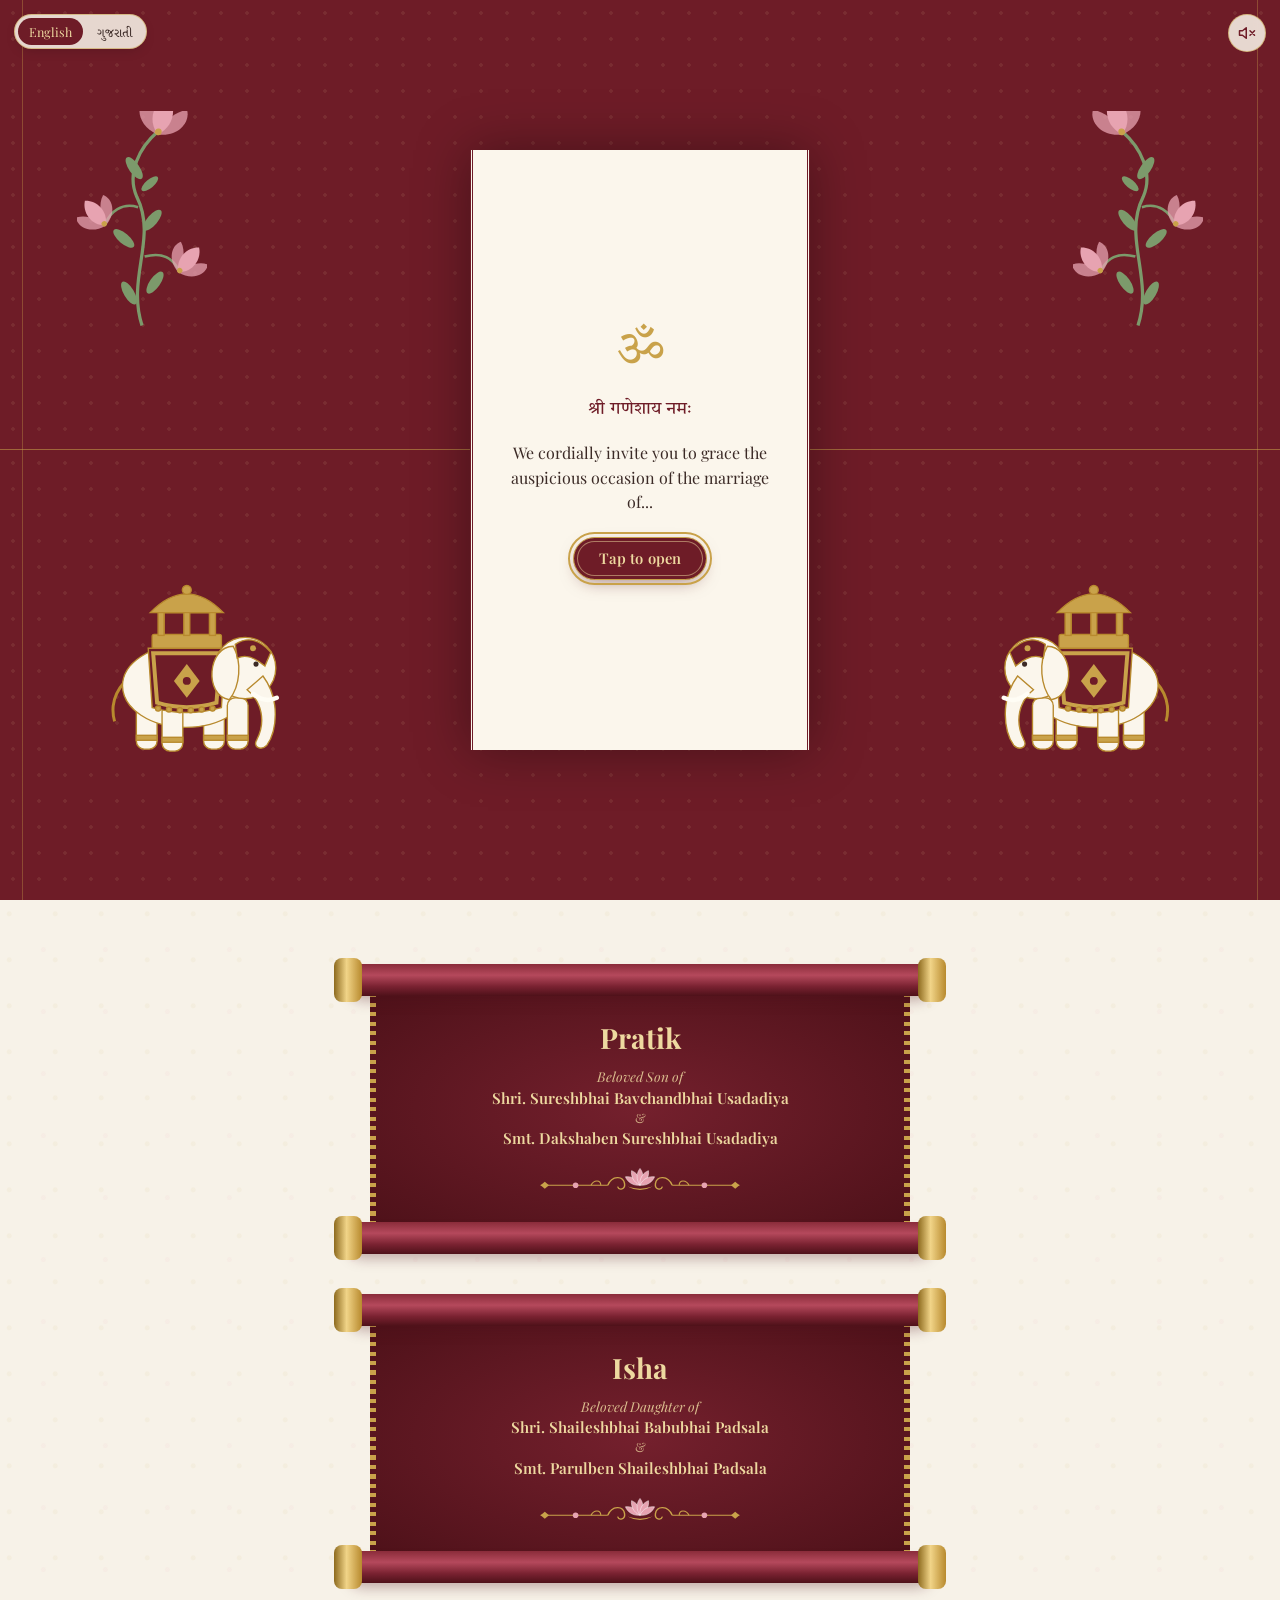
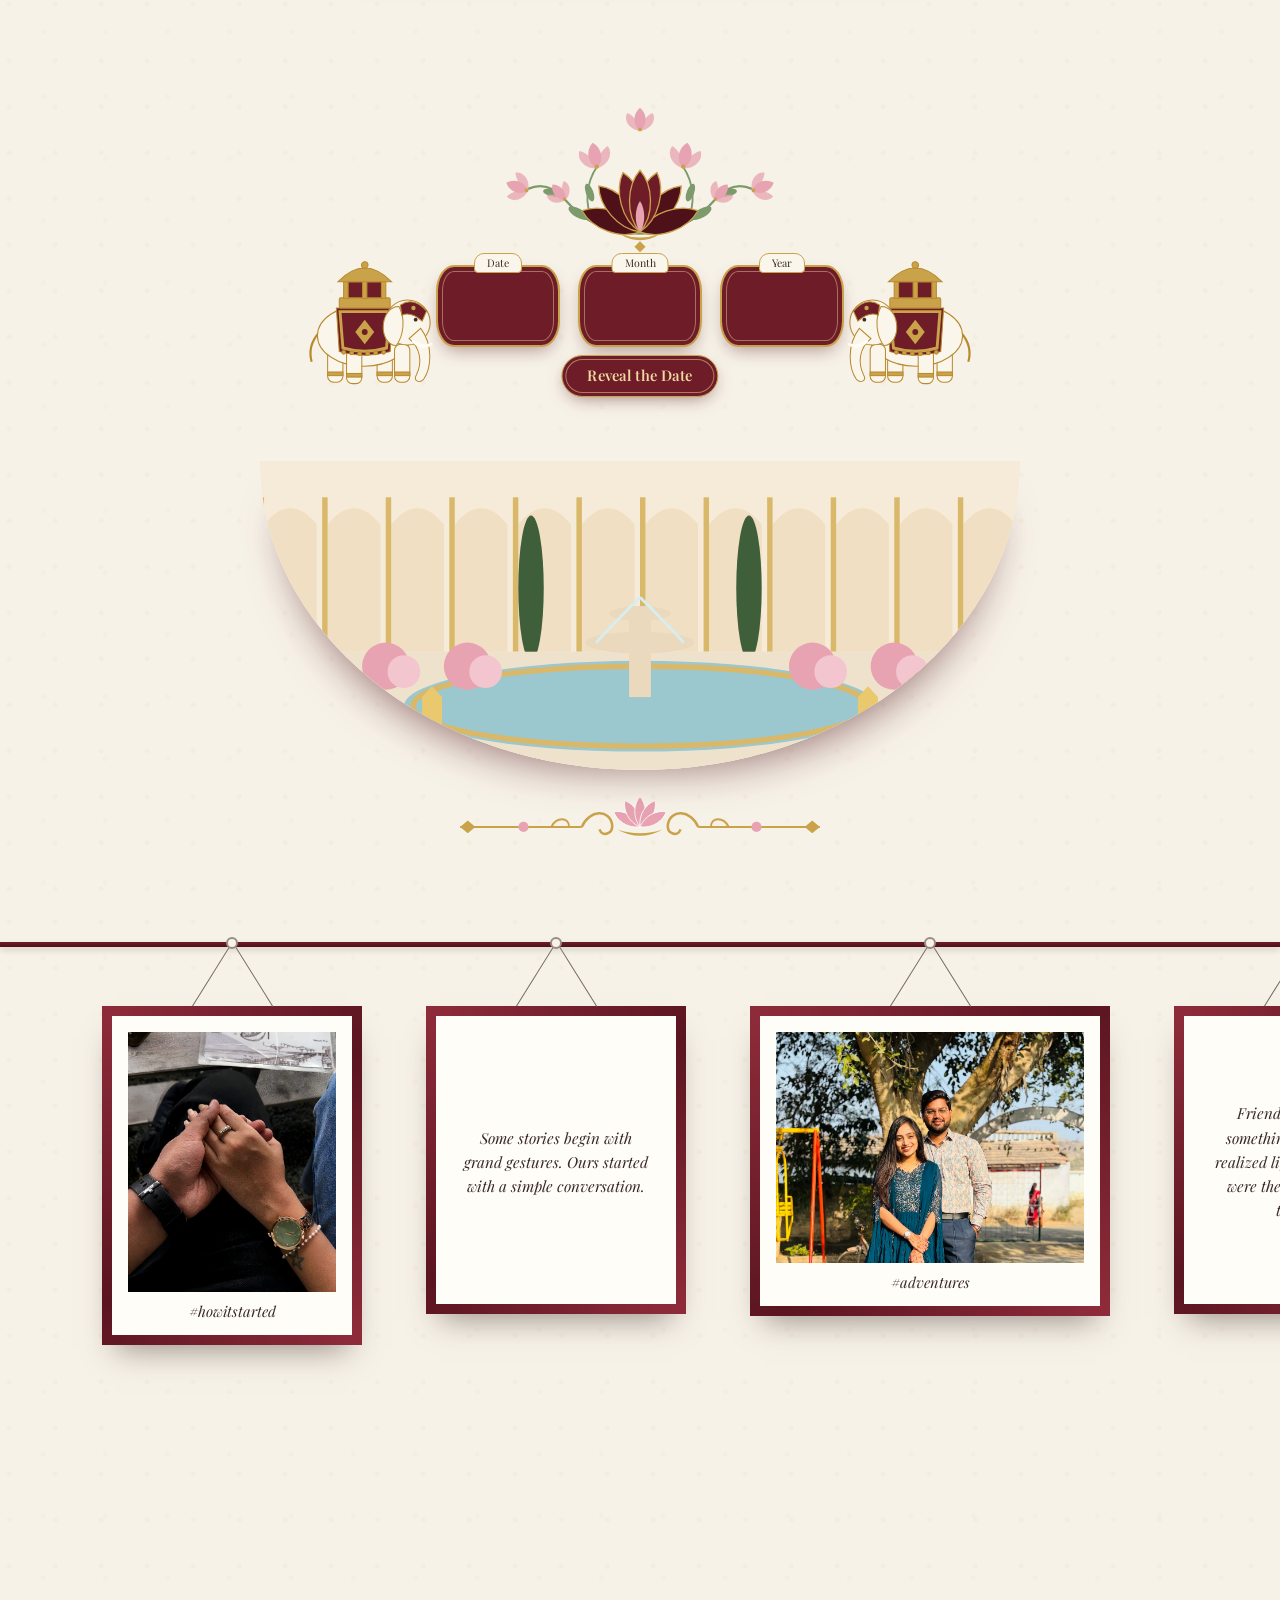
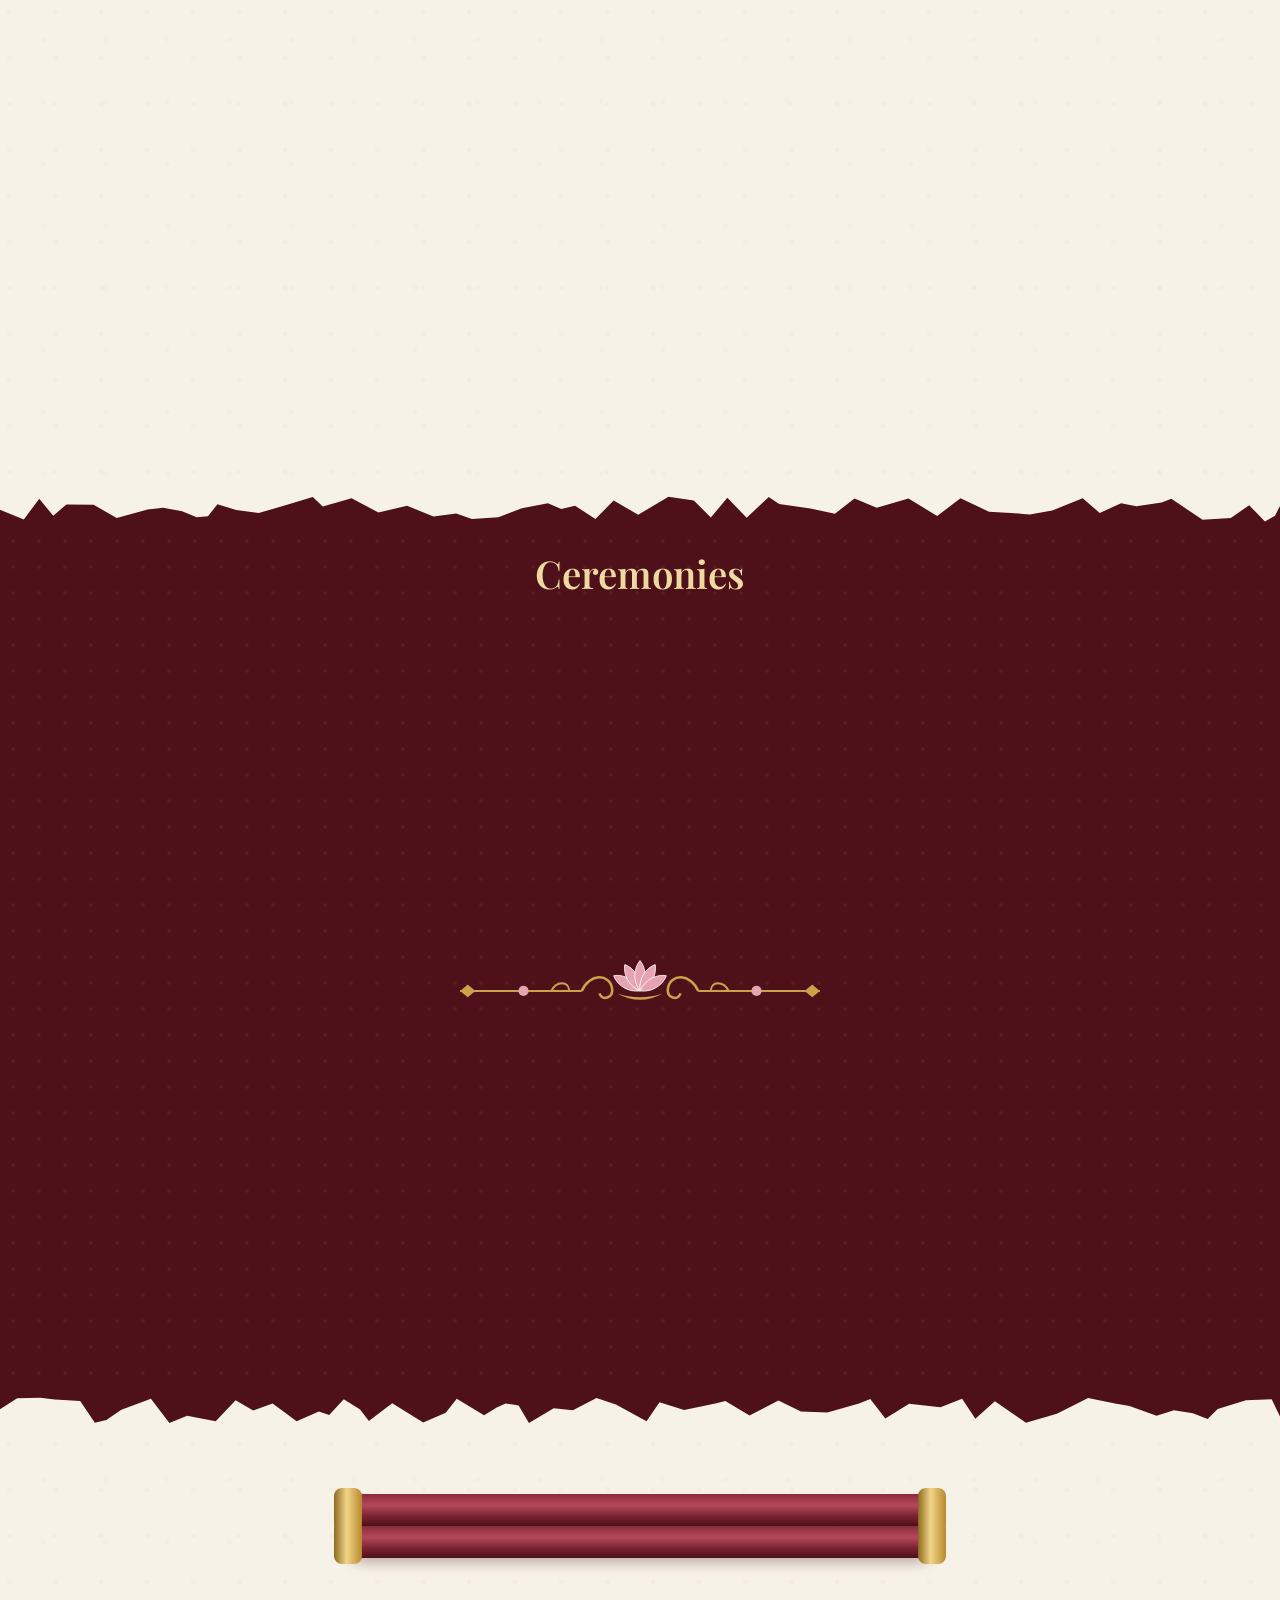
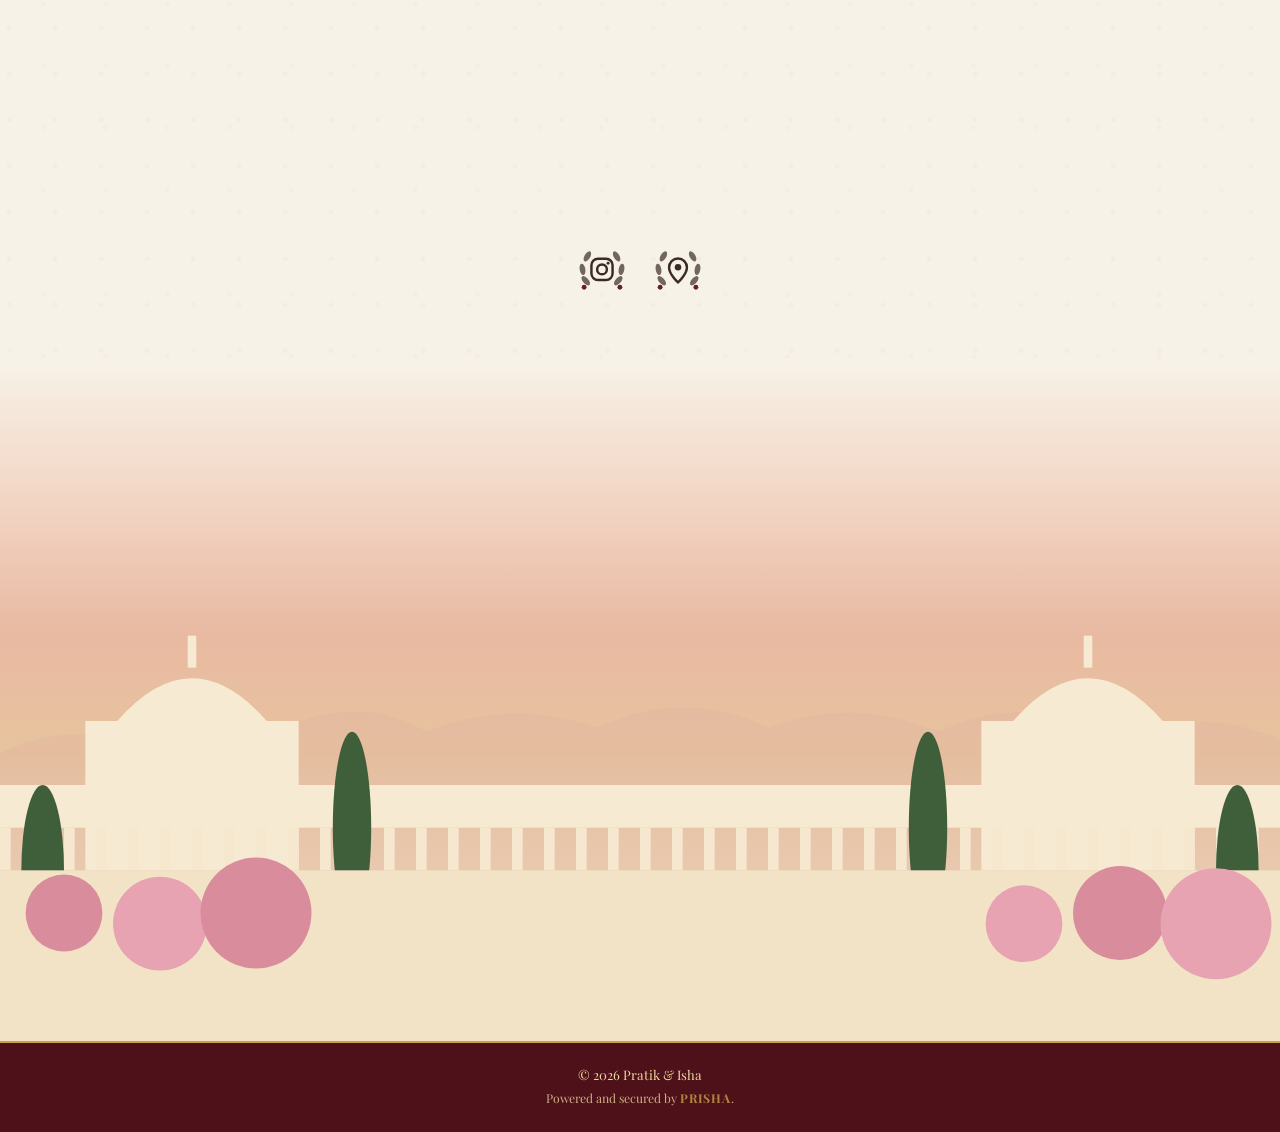
<file: index.html>
<!DOCTYPE html>
<html lang="en">
<head>
  <meta charset="UTF-8" />
  <meta name="viewport" content="width=device-width, initial-scale=1" />
  <title>Wedding Invitation</title>
  <link rel="preconnect" href="https://fonts.googleapis.com" />
  <link rel="preconnect" href="https://fonts.gstatic.com" crossorigin />
  <link href="https://fonts.googleapis.com/css2?family=Playfair+Display:ital,wght@0,400;0,500;0,600;0,700;1,400;1,500&family=Noto+Serif+Gujarati:wght@400;500;600;700&family=Tiro+Devanagari+Sanskrit&display=swap" rel="stylesheet" />
  <link rel="stylesheet" href="styles.css" />
</head>
<body class="is-locked">
  <!--
    All text, images, dates and colours come from config.js.
    You normally do not need to edit this file.
  -->
  <div id="cover" class="cover" aria-live="polite"></div>
  <button id="musicToggle" class="music-toggle" type="button" aria-label="Play music" hidden></button>
  <audio id="bgMusic" loop preload="none"></audio>

  <main id="app"></main>

  <div id="modal" class="modal" role="dialog" aria-modal="true" aria-labelledby="modalTitle" hidden></div>

  <script src="config.js"></script>
  <script src="script.js"></script>
</body>
</html>
</file>
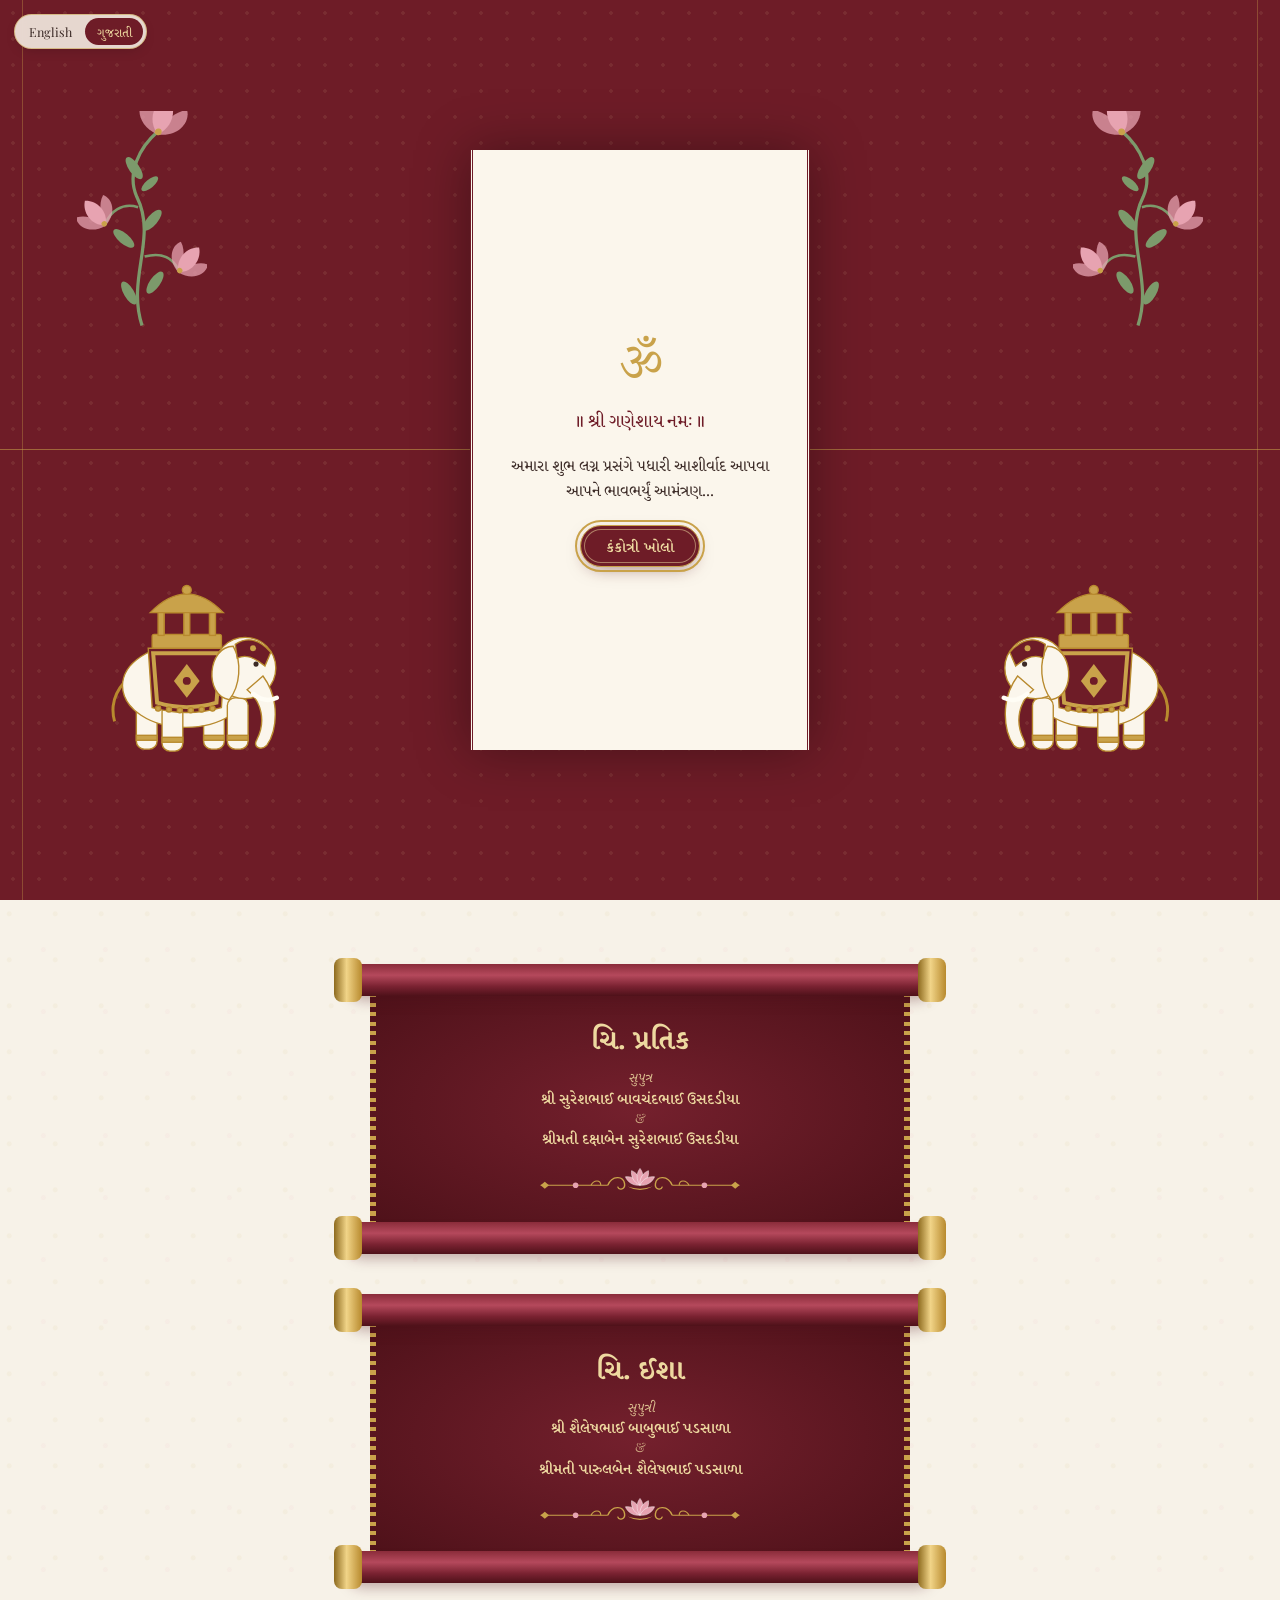
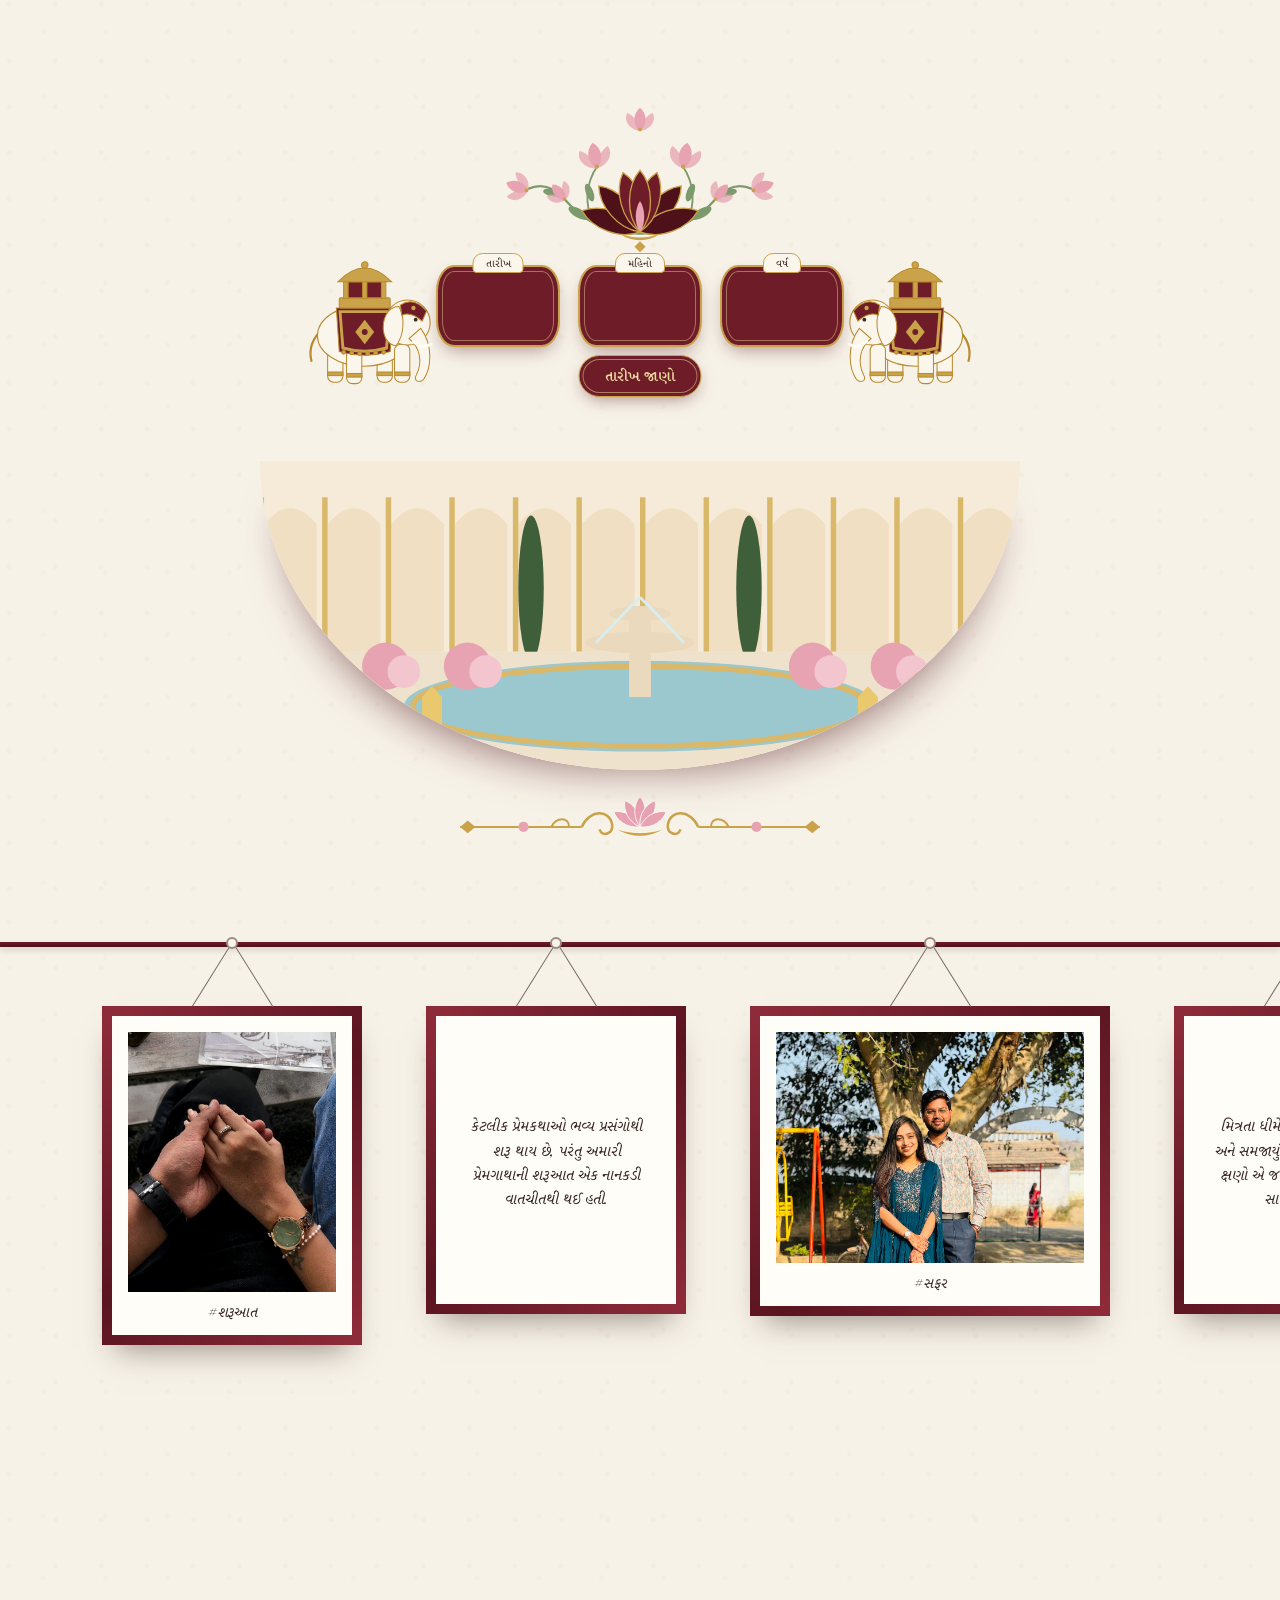
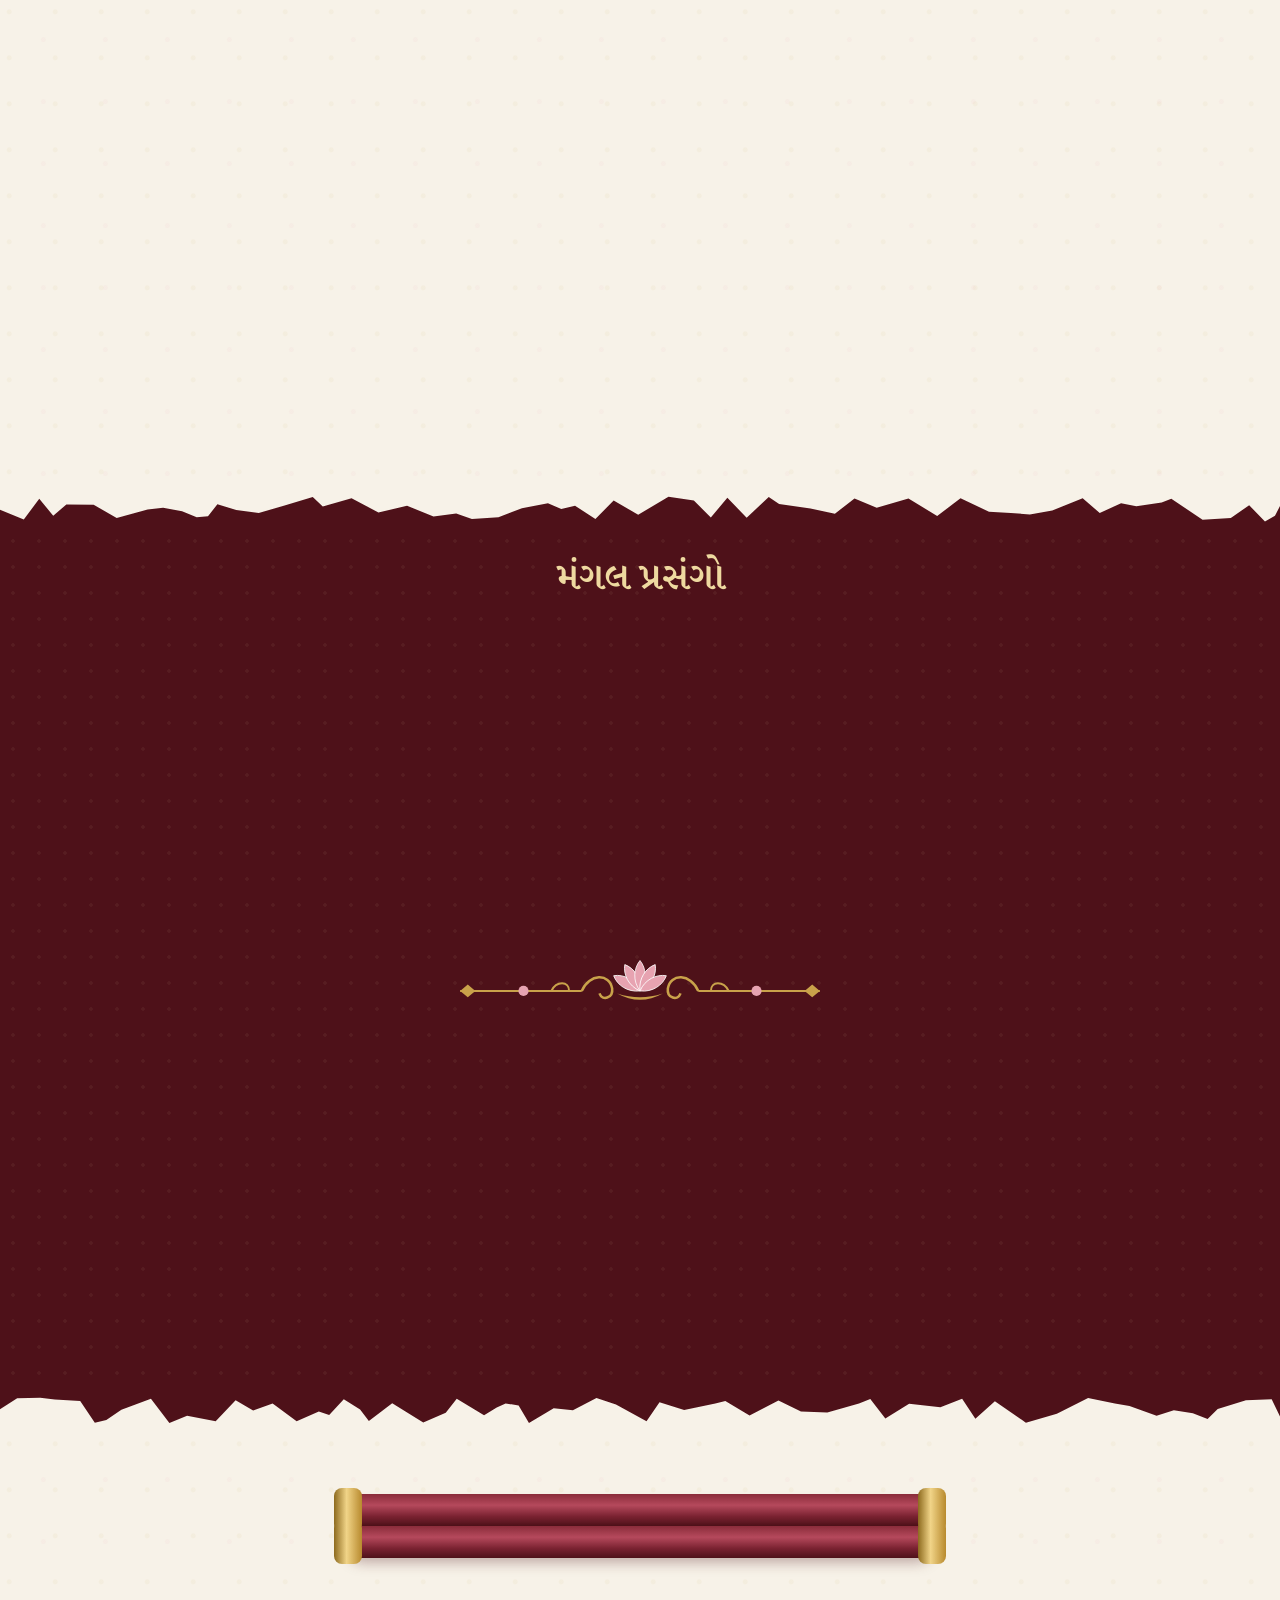
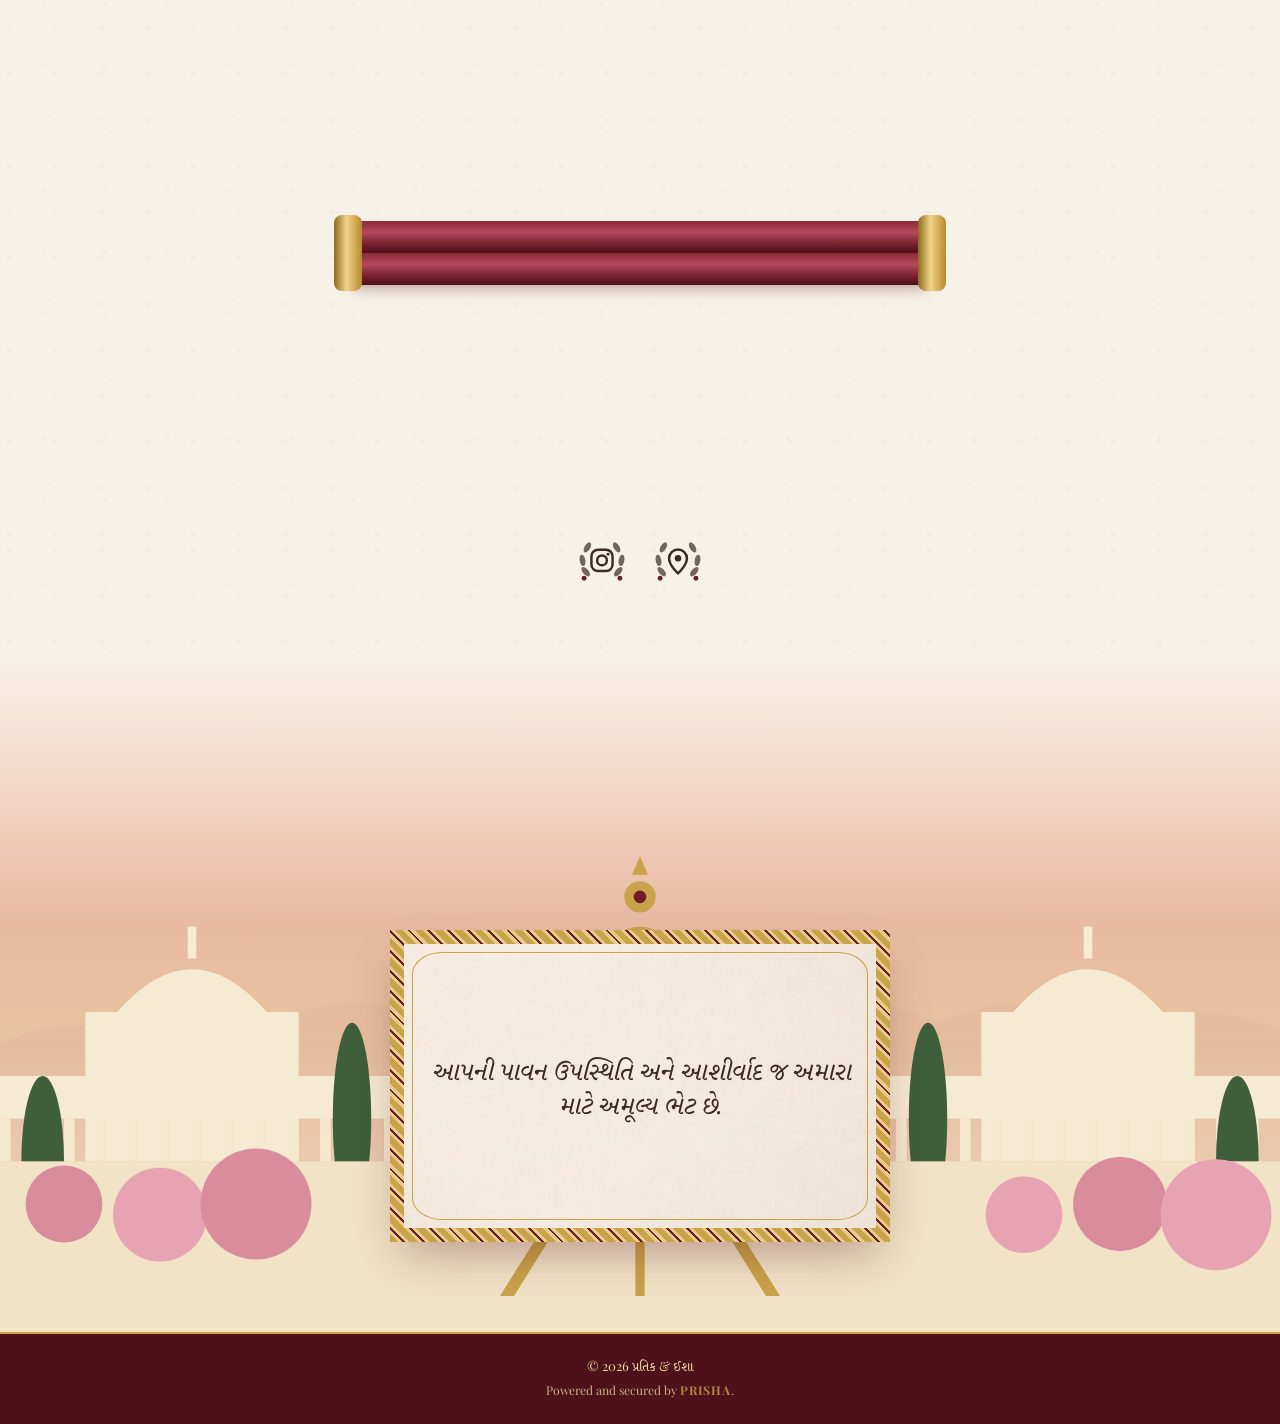
<file: index-gu.html>
<!DOCTYPE html>
<html lang="gu">
<head>
  <meta charset="UTF-8" />
  <meta name="viewport" content="width=device-width, initial-scale=1" />
  <title>લગ્ન નિમંત્રણ</title>
  <link rel="preconnect" href="https://fonts.googleapis.com" />
  <link rel="preconnect" href="https://fonts.gstatic.com" crossorigin />
  <link href="https://fonts.googleapis.com/css2?family=Playfair+Display:ital,wght@0,400;0,500;0,600;0,700;1,400;1,500&family=Noto+Serif+Gujarati:wght@400;500;600;700&family=Tiro+Devanagari+Sanskrit&display=swap" rel="stylesheet" />
  <link rel="stylesheet" href="styles.css" />
</head>
<body class="is-locked">
  <!--
    Gujarati version. All text comes from config-gu.js.
    You normally do not need to edit this file.
  -->
  <div id="cover" class="cover" aria-live="polite"></div>
  <button id="musicToggle" class="music-toggle" type="button" aria-label="Play music" hidden></button>
  <audio id="bgMusic" loop preload="none"></audio>

  <main id="app"></main>

  <div id="modal" class="modal" role="dialog" aria-modal="true" aria-labelledby="modalTitle" hidden></div>

  <script src="config-gu.js"></script>
  <script src="script.js"></script>
</body>
</html>
</file>
<file: styles.css>
/* Colours are set from config.js at runtime; these are fallbacks. */
:root {
  --maroon: #6E1C27;
  --maroon-dark: #4E1119;
  --gold: #C9A24A;
  --gold-light: #EED9A0;
  --cream: #F7F2E8;
  --rose: #E7A3B1;
  --leaf: #7C9A6B;
  --ink: #3B2A26;
  --ivory: #FBF6EC;

  /* One family everywhere (Latin from Playfair, Gujarati/Devanagari fall back to matching serifs) */
  --font: "Playfair Display", "Noto Serif Gujarati", "Tiro Devanagari Sanskrit", Georgia, serif;
  --f-deva: "Tiro Devanagari Sanskrit", "Noto Serif Gujarati", var(--font);

  --ease: cubic-bezier(.65, 0, .35, 1);
  --ease-out: cubic-bezier(.16, 1, .3, 1);
  --section-y: clamp(36px, 6vw, 64px);
}

* { box-sizing: border-box; }
body {
  margin: 0;
  background: var(--cream);
  color: var(--ink);
  font-family: var(--font);
  font-size: 17px;
  line-height: 1.55;
  overflow-x: hidden;
  -webkit-font-smoothing: antialiased;
  text-rendering: optimizeLegibility;
}
body.is-locked { overflow: hidden; }
img { display: block; max-width: 100%; }
button { font: inherit; cursor: pointer; }
:focus-visible { outline: 2px solid var(--gold); outline-offset: 3px; }

.paper {
  background-color: var(--cream);
  background-image:
    radial-gradient(circle at 20% 30%, rgba(201, 162, 74, .06) 0 2px, transparent 3px),
    radial-gradient(circle at 70% 80%, rgba(231, 163, 177, .07) 0 2px, transparent 3px);
  background-size: 46px 46px, 62px 62px;
}

/* SVG paint classes */
svg .g  { fill: var(--gold); }
svg .gl { fill: var(--gold-light); }
svg .m  { fill: var(--maroon); }
svg .md { fill: var(--maroon-dark); }
svg .r  { fill: var(--rose); }
svg .l  { fill: var(--leaf); }
svg .iv { fill: var(--ivory); }
svg .ink{ fill: var(--ink); }
svg .sg { stroke: var(--gold); fill: none; }
svg .sl { stroke: var(--leaf); fill: none; }

/* Buttons */
.btn {
  border: 1px solid var(--gold);
  background: var(--maroon);
  color: var(--gold-light);
  font-family: var(--font);
  font-weight: 600;
  font-size: .92rem;
  letter-spacing: .01em;
  padding: .6em 1.7em;
  border-radius: 999px;
  box-shadow: 0 6px 18px -6px rgba(78, 17, 25, .55), inset 0 0 0 3px var(--maroon), inset 0 0 0 4px rgba(238, 217, 160, .5);
  transition: transform .35s var(--ease-out), box-shadow .35s var(--ease-out), filter .35s;
}
.btn:hover { transform: translateY(-2px); box-shadow: 0 12px 24px -8px rgba(78, 17, 25, .6), inset 0 0 0 3px var(--maroon), inset 0 0 0 4px rgba(238, 217, 160, .6); }
.btn:active { transform: translateY(0) scale(.98); }
.btn[disabled] { opacity: .5; cursor: default; transform: none; }

/* ============ LANGUAGE SWITCH ============ */
.lang-switch {
  position: fixed; top: 14px; left: 14px; z-index: 60;
  display: flex; padding: 3px; gap: 2px; border-radius: 999px;
  background: rgba(247, 242, 232, .88); border: 1px solid rgba(201,162,74,.55);
  backdrop-filter: blur(6px); -webkit-backdrop-filter: blur(6px);
  box-shadow: 0 4px 14px -6px rgba(0,0,0,.25);
  transition: opacity .4s ease, transform .4s var(--ease-out);
}
.lang-switch.is-hidden { opacity: 0; transform: translateY(-8px); pointer-events: none; }
.lang-switch a {
  font-size: .78rem; text-decoration: none; color: var(--ink);
  padding: .3em .9em; border-radius: 999px; transition: background .3s, color .3s;
}
.lang-switch a[aria-current="page"] { background: var(--maroon); color: var(--gold-light); }

/* ============ 1. COVER ============ */
.cover { position: fixed; inset: 0; z-index: 50; overflow: hidden; }
.cover.is-gone { display: none; }
.door {
  position: absolute; left: 0; right: 0; height: 50%;
  background-color: var(--maroon);
  background-image:
    radial-gradient(circle, rgba(238, 217, 160, .09) 1.5px, transparent 2px),
    linear-gradient(90deg, transparent 0 22px, rgba(201,162,74,.35) 22px 23px, transparent 23px calc(100% - 23px), rgba(201,162,74,.35) calc(100% - 23px) calc(100% - 22px), transparent 0);
  background-size: 26px 26px, 100% 100%;
  transition: transform 1.6s var(--ease);
  will-change: transform;
  display: flex; justify-content: space-between; align-items: center;
  padding: 0 clamp(16px, 6vw, 90px);
}
.door--top { top: 0; border-bottom: 1px solid rgba(201,162,74,.55); box-shadow: 0 6px 18px rgba(0,0,0,.25); }
.door--bottom { bottom: 0; }
.cover.is-open .door--top { transform: translateY(-101%); transition-delay: .35s; }
.cover.is-open .door--bottom { transform: translateY(101%); transition-delay: .35s; }
.door .sprig { width: clamp(70px, 11vw, 130px); }
.door .sprig--right { transform: scaleX(-1); }
.door .elephant { width: clamp(110px, 17vw, 220px); }
.door .elephant--right { transform: scaleX(-1); }

.cover-card {
  position: absolute; z-index: 2;
  top: 50%; left: 50%;
  width: min(340px, 78vw);
  height: min(100%, 600px);
  transform: translate(-50%, -50%);
  background: var(--ivory);
  border-left: 3px double var(--maroon);
  border-right: 3px double var(--maroon);
  box-shadow: 0 0 50px rgba(0,0,0,.35);
  display: flex; flex-direction: column; align-items: center; justify-content: center;
  text-align: center; padding: 32px 28px;
  transition: transform .8s var(--ease), opacity .6s ease;
  will-change: transform, opacity;
  animation: cardIn 1.1s var(--ease-out) both;
}
@keyframes cardIn { from { opacity: 0; transform: translate(-50%, -46%); } }
.cover.is-open .cover-card { transform: translate(-50%, -50%) scale(.92); opacity: 0; }
.cover-logo { width: 64px; height: 64px; display: grid; place-items: center; margin-bottom: 12px; }
.cover-logo span { font-family: var(--f-deva); font-size: 50px; color: var(--gold); line-height: 1; }
.cover-blessing { font-family: var(--f-deva); color: var(--maroon); font-size: 1.15rem; margin: 0 0 16px; }
.cover-message { font-size: 1rem; color: var(--ink); margin: 0 0 22px; max-width: 26ch; }

/* ============ MUSIC ============ */
.music-toggle {
  position: fixed; top: 14px; right: 14px; z-index: 60;
  width: 38px; height: 38px; border-radius: 50%;
  border: 1px solid rgba(201,162,74,.6);
  background: rgba(247, 242, 232, .88);
  color: var(--maroon);
  display: grid; place-items: center;
  backdrop-filter: blur(6px);
}
.music-toggle[hidden] { display: none; }
.music-toggle svg { width: 18px; height: 18px; }

/* ============ 2. HERO ============ */
.hero {
  position: relative;
  height: 100vh; height: 100svh; min-height: 520px;
  display: flex; justify-content: center;
  overflow: hidden;
  background: linear-gradient(#9CC3E6 0%, #CFE0EE 38%, #F6E3D3 62%, #F4EDE3 100%);
}
.hero-bg, .hero-scene { transform: scale(1.08); transform-origin: 50% 100%; transition: transform 2.8s var(--ease-out); will-change: transform; }
.hero-bg { position: absolute; inset: 0; width: 100%; height: 100%; object-fit: cover; }
.hero-scene { position: absolute; left: 0; right: 0; bottom: 0; width: 100%; height: 72%; }
body.is-opened .hero-bg, body.is-opened .hero-scene { transform: scale(1); }
.hero-names {
  position: relative; z-index: 2;
  margin: 14vh 0 0;
  font-family: var(--font); font-style: italic; font-weight: 500;
  font-size: clamp(2.6rem, 7.5vw, 5.2rem);
  line-height: 1.1; text-align: center;
  color: #2D2523;
  text-shadow: 0 2px 22px rgba(255,255,255,.7);
  will-change: transform, opacity;
}
.hero-names span { display: inline-block; opacity: 0; }
.hero-names .amp { font-size: .42em; margin: 0 .35em; color: var(--maroon); vertical-align: middle; }
body.is-opened .hero-names span { animation: rise 1.6s var(--ease-out) .9s both; }
body.is-opened .hero-names .amp { animation-delay: 1.15s; }
body.is-opened .hero-names span:last-child { animation-delay: 1.4s; }
@keyframes rise { from { opacity: 0; transform: translateY(18px); filter: blur(8px); } to { opacity: 1; transform: none; filter: blur(0); } }
.scroll-cue {
  position: absolute; z-index: 2; bottom: 22px; left: 50%; width: 22px; height: 36px; margin-left: -11px;
  border: 1.5px solid rgba(59,42,38,.45); border-radius: 12px; opacity: 0; transition: opacity 1s 2.2s;
}
.scroll-cue::after { content: ""; position: absolute; left: 50%; top: 7px; width: 3px; height: 7px; margin-left: -1.5px; border-radius: 2px; background: var(--maroon); animation: cue 1.8s var(--ease) infinite; }
body.is-opened .scroll-cue { opacity: 1; }
@keyframes cue { 0% { transform: translateY(0); opacity: 1; } 70% { transform: translateY(12px); opacity: 0; } 100% { opacity: 0; } }

/* ============ SCROLL (families, compliments, notes) ============ */
.scroll-section { padding: var(--section-y) 16px; display: flex; flex-direction: column; align-items: center; gap: clamp(24px, 4vw, 40px); }
.scroll { width: min(540px, 82vw); position: relative; }
.roller {
  position: relative; z-index: 2;
  height: 32px; margin: 0 -24px;
  border-radius: 16px;
  background: linear-gradient(#8A2C3A, #B5495C 35%, #7A2231 70%, #4E1119);
  box-shadow: 0 8px 14px -4px rgba(78,17,25,.35);
}
.roller::before, .roller::after {
  content: ""; position: absolute; top: -6px; width: 28px; height: 44px; border-radius: 8px;
  background: linear-gradient(90deg, #8D6A1E, #F1D488 45%, #B88A2E);
}
.roller::before { left: -12px; }
.roller::after { right: -12px; }
.roller--bottom { transform: translateY(calc(-1 * var(--h, 0px))); transition: transform 1.7s var(--ease); will-change: transform; }
.scroll-body { margin: -6px 0; }
.scroll-paper {
  background: radial-gradient(ellipse at center, #74202D, var(--maroon-dark));
  color: var(--gold-light);
  text-align: center;
  border-left: 6px solid transparent; border-right: 6px solid transparent;
  border-image: repeating-linear-gradient(var(--gold) 0 4px, transparent 4px 9px) 6;
  clip-path: inset(0 0 100% 0);
  transition: clip-path 1.7s var(--ease);
  will-change: clip-path;
}
.scroll-inner { padding: 30px 26px 26px; opacity: 0; transform: translateY(-8px); transition: opacity 1s ease .7s, transform 1.2s var(--ease-out) .7s; }
.scroll.is-open .scroll-paper { clip-path: inset(0 0 0 0); }
.scroll.is-open .roller--bottom { transform: translateY(0); }
.scroll.is-open .scroll-inner { opacity: 1; transform: none; }
.scroll h2, .scroll h3 {
  font-weight: 700; color: var(--gold-light); margin: 0 0 12px; line-height: 1.25;
  font-size: clamp(1.3rem, 3.4vw, 1.75rem);
}
.scroll p { margin: 0; font-weight: 600; font-size: .95rem; line-height: 1.45; }
.scroll .rel { font-weight: 400; font-style: italic; font-size: .85rem; opacity: .85; margin-top: 12px; }
.scroll .and { opacity: .75; font-size: .8rem; font-weight: 400; }
.scroll .list p + p { margin-top: 7px; }
.scroll .flourish { width: 210px; margin: 18px auto 0; }

/* ============ 4. SAVE THE DATE ============ */
.std { padding: calc(var(--section-y) - 8px) 16px var(--section-y); text-align: center; position: relative; overflow: hidden; }
.std-motif { width: min(280px, 66vw); margin: 0 auto -6px; position: relative; z-index: 1; }
.std-row { display: flex; justify-content: center; align-items: flex-end; gap: clamp(8px, 2vw, 22px); position: relative; }
.std .elephant { width: clamp(90px, 14vw, 160px); flex: none; }
.std .elephant--left { margin-right: -30px; }
.std .elephant--right { transform: scaleX(-1); margin-left: -30px; }
.plaques { display: flex; gap: clamp(8px, 2vw, 18px); padding-bottom: 50px; position: relative; z-index: 1; }
.plaque { position: relative; padding-top: 12px; }
.plaque-label {
  position: absolute; top: 0; left: 50%; transform: translateX(-50%);
  background: var(--ivory); border: 1px solid var(--gold);
  font-size: .66rem; color: var(--ink);
  padding: 1px 12px; border-radius: 10px 10px 4px 4px; z-index: 2; white-space: nowrap;
}
.plaque-face {
  width: clamp(84px, 15vw, 124px); height: clamp(64px, 10vw, 82px);
  background: var(--maroon);
  border: 2px solid var(--gold);
  border-radius: 18px / 26px;
  box-shadow: inset 0 0 0 4px var(--maroon), inset 0 0 0 5px rgba(238,217,160,.45), 0 8px 18px -6px rgba(78,17,25,.45);
  overflow: hidden; position: relative;
}
.reel { position: absolute; left: 0; right: 0; top: 0; will-change: transform; }
.reel span {
  display: grid; place-items: center;
  height: clamp(64px, 10vw, 82px);
  font-weight: 700; font-variant-numeric: lining-nums;
  font-size: clamp(1.25rem, 3.4vw, 1.9rem); color: var(--gold-light);
}
.std-action { position: absolute; left: 50%; bottom: 0; transform: translateX(-50%); display: grid; place-items: center; }
.std-action > * { grid-area: 1 / 1; }
.std-action .btn { transition: opacity .5s, transform .5s var(--ease-out); }
.std.is-revealed .std-action .btn { opacity: 0; transform: scale(.9); pointer-events: none; }
.std-after {
  font-style: italic; font-size: 1.35rem; color: var(--maroon); margin: 0; white-space: nowrap; pointer-events: none;
  opacity: 0; transform: translateY(8px); transition: opacity 1s ease .25s, transform 1s var(--ease-out) .25s;
}
.std.is-revealed .std-after { opacity: 1; transform: none; }
.confetti {
  position: absolute; border-radius: 50%; pointer-events: none;
  background: radial-gradient(circle at 35% 35%, #FBE7A8, var(--gold) 60%, #A57A23);
}

/* ============ 5. VENUE ============ */
.venue { padding: 0 16px var(--section-y); display: flex; flex-direction: column; align-items: center; gap: 24px; }
.venue-frame {
  width: min(760px, 94vw); aspect-ratio: 16 / 6.5;
  border-radius: 0 0 50% 50% / 0 0 100% 100%;
  overflow: hidden; position: relative;
  box-shadow: 0 24px 40px -26px rgba(78,17,25,.55);
}
.venue-frame img, .venue-frame svg { width: 100%; height: 100%; object-fit: cover; display: block; }
.venue .divider { width: min(380px, 76vw); }

/* ============ 6. STORY (hanging frames) ============ */
.story { position: relative; }
.story-sticky {
  position: sticky; top: max(0px, calc(50vh - 250px));
  height: 500px; overflow: hidden;
}
.story-rail {
  position: absolute; left: 0; right: 0; top: 34px; height: 5px;
  background: linear-gradient(var(--maroon), var(--maroon-dark));
  box-shadow: 0 3px 6px rgba(0,0,0,.15);
}
.story-track {
  display: flex; align-items: flex-start; gap: clamp(36px, 5vw, 80px);
  padding: 0 8vw; will-change: transform;
  position: absolute; top: 34px; left: 0;
}
.frame { position: relative; padding-top: 64px; flex: none; transform-origin: 50% 0; }
.frame::before, .frame::after {
  content: ""; position: absolute; top: 0; width: 1px; height: 76px; background: #7a6a64; transform-origin: top;
}
.frame::before { left: 50%; transform: rotate(32deg); }
.frame::after  { left: 50%; transform: rotate(-32deg); }
.frame-nail { position: absolute; top: -5px; left: calc(50% - 6px); width: 12px; height: 12px; border-radius: 50%; border: 2px solid #9a8a84; background: var(--cream); z-index: 1; }
.frame-box {
  position: relative; background: #FFFDF8;
  border: 10px solid var(--maroon);
  border-image: linear-gradient(135deg, #8E2B3A, #5A1520 50%, #8E2B3A) 1;
  box-shadow: 0 18px 30px -14px rgba(59, 42, 38, .5);
  padding: 16px 16px 12px;
  width: clamp(200px, 22vw, 260px);
}
.frame-box--wide { width: clamp(260px, 30vw, 360px); }
.frame-photo { aspect-ratio: 4 / 5; overflow: hidden; background: #EADCCB; }
.frame-box--wide .frame-photo { aspect-ratio: 4 / 3; }
.frame-photo img, .frame-photo svg { width: 100%; height: 100%; object-fit: cover; }
.frame-caption { font-style: italic; font-size: .92rem; text-align: center; margin: 8px 0 0; color: var(--ink); }
.frame-text {
  aspect-ratio: 4 / 5; display: grid; place-items: center; text-align: center;
  font-style: italic; font-size: .95rem; line-height: 1.6; padding: 10px 12px; margin: 0;
}
.frame { animation: swing 7s ease-in-out infinite; }
.frame:nth-child(2n) { animation-delay: -2.3s; animation-duration: 8s; }
.frame:nth-child(3n) { animation-delay: -4.6s; }
@keyframes swing { 0%, 100% { transform: rotate(-1.2deg); } 50% { transform: rotate(1.2deg); } }
.story.is-static .story-sticky { position: relative; top: 0; height: auto; overflow-x: auto; padding-bottom: 24px; }
.story.is-static .story-track { position: relative; transform: none !important; }

/* ============ 7. CEREMONIES ============ */
.torn { display: block; width: 100%; height: 40px; position: relative; z-index: 1; }
.torn--up { margin-bottom: -1px; }
.torn--down { transform: scaleY(-1); margin-top: -1px; }
.ceremonies {
  background-color: var(--maroon-dark);
  background-image: radial-gradient(circle, rgba(238, 217, 160, .06) 1.5px, transparent 2px);
  background-size: 26px 26px;
  padding: 16px 16px calc(var(--section-y) - 8px); text-align: center; color: var(--gold-light);
}
.ceremonies h2 { font-weight: 600; color: var(--gold-light); font-size: clamp(1.7rem, 4vw, 2.4rem); margin: 0 0 28px; }
.cer-grid { display: flex; flex-wrap: wrap; justify-content: center; gap: 26px 22px; max-width: 860px; margin: 0 auto; }
.cer-divider { flex: 0 0 100%; display: flex; justify-content: center; }
.cer-divider svg { width: min(380px, 76vw); }
.cer-card {
  width: 240px; height: 300px; color: var(--ink); text-align: left; position: relative;
  filter: drop-shadow(0 14px 18px rgba(0,0,0,.3));
  transition: transform .5s var(--ease-out);
}
.cer-card:hover { transform: translateY(-4px); }
.cer-outline { position: absolute; inset: 0; width: 100%; height: 100%; }
.cer-outline .o { fill: var(--ivory); stroke: var(--gold); stroke-width: 2; }
.cer-outline .i { fill: none; stroke: var(--gold); stroke-width: 1; opacity: .7; }
.cer-card-inner { position: relative; padding: 0 18px 12px; height: 100%; display: flex; flex-direction: column; }
.cer-art { height: 140px; display: grid; place-items: end center; padding-top: 22px; }
.cer-art img, .cer-art svg { max-height: 112px; width: auto; }
.cer-card h3 { font-weight: 600; text-align: center; margin: 6px 0 10px; font-size: 1.3rem; color: var(--ink); line-height: 1.2; }
.cer-venue { display: flex; justify-content: space-between; align-items: center; gap: 10px; font-size: .82rem; line-height: 1.35; }
.cer-pin {
  flex: none; width: 30px; height: 30px; border-radius: 8px; border: 1px solid rgba(59,42,38,.2);
  display: grid; place-items: center; color: var(--maroon); background: #fff;
  transition: background .3s, color .3s;
}
.cer-pin:hover { background: var(--maroon); color: #fff; }
.cer-pin svg { width: 16px; height: 16px; }
.cer-when {
  display: flex; justify-content: space-between; align-items: baseline; gap: 8px;
  border-top: 1px solid rgba(59,42,38,.14); margin-top: auto; padding-top: 9px;
  font-size: .8rem;
}
.cer-when small { font-size: .72rem; color: var(--maroon); font-weight: 600; white-space: nowrap; }

/* ============ 10. LINKS ============ */
.links { display: flex; justify-content: center; gap: 24px; padding: 0 16px var(--section-y); }
.icon-btn {
  width: 52px; height: 52px; border: 0; background: transparent; padding: 0; color: var(--ink);
  transition: transform .4s var(--ease-out), color .3s;
}
.icon-btn:hover { transform: translateY(-3px); color: var(--maroon); }
.icon-btn svg { width: 100%; height: 100%; }

.modal { position: fixed; inset: 0; z-index: 70; display: grid; place-items: center; background: rgba(40, 20, 20, .35); backdrop-filter: blur(4px); padding: 16px; animation: fade .3s ease; }
.modal[hidden] { display: none; }
@keyframes fade { from { opacity: 0; } }
.modal-card {
  position: relative; background: #fff; border-radius: 14px; padding: 26px 24px 20px;
  width: min(360px, 100%); text-align: center;
  box-shadow: 0 30px 60px -20px rgba(0,0,0,.4);
  animation: pop .45s var(--ease-out);
}
@keyframes pop { from { transform: translateY(10px) scale(.96); opacity: 0; } }
.modal-card h3 { margin: 0 0 8px; font-weight: 600; font-size: 1.15rem; color: var(--ink); }
.modal-card p { margin: 0 0 20px; font-size: .85rem; color: #7a6d68; }
.modal-actions { display: flex; gap: 10px; }
.modal-actions > * { flex: 1; border-radius: 999px; padding: .6em 1em; font-size: .82rem; font-weight: 600; text-decoration: none; text-align: center; }
.modal-ok { background: var(--maroon); color: #fff; border: 0; }
.modal-cancel { background: #fff; color: #7a6d68; border: 1px solid #e7dfdb; }
.modal-close { position: absolute; top: 8px; right: 10px; border: 0; background: none; font-size: 1.2rem; color: #7a6d68; }

/* ============ 11. CLOSING ============ */
.closing {
  position: relative; min-height: min(78vh, 680px); overflow: hidden;
  background: linear-gradient(var(--cream) 0%, #F3D9C8 18%, #E9B9A2 40%, #E7C49E 58%, #F2E3C8 80%);
  display: flex; justify-content: center; align-items: flex-end;
}
.closing-bg { position: absolute; inset: 0; width: 100%; height: 100%; object-fit: cover; }
.closing-scene { position: absolute; left: 0; right: 0; bottom: 0; width: 100%; height: 75%; }
.easel { position: relative; z-index: 2; width: min(500px, 86vw); margin: 90px 0 4vh; }
.easel-board {
  position: relative; aspect-ratio: 16 / 10;
  background: #FFFDF8;
  border: 14px solid transparent;
  border-image: repeating-linear-gradient(45deg, var(--gold) 0 6px, #E6CC8A 6px 9px, var(--maroon) 9px 11px, #E6CC8A 11px 14px) 14;
  box-shadow: 0 22px 44px -12px rgba(78,17,25,.35);
  display: grid; place-items: center; text-align: center; padding: 24px;
}
.easel-board::before { content: ""; position: absolute; inset: 8px; border: 1px solid var(--gold); border-radius: 30px / 22px; }
.easel-board p { font-style: italic; font-size: clamp(1.15rem, 2.8vw, 1.6rem); line-height: 1.35; margin: 0; color: var(--ink); }
.easel-crown { position: absolute; left: 50%; top: -74px; width: 110px; transform: translateX(-50%); }
.easel-legs { display: block; width: 70%; margin: -2px auto 0; height: 56px; }

/* ============ FOOTER ============ */
.site-footer {
  background: var(--maroon-dark); color: var(--gold-light);
  text-align: center; padding: 22px 16px 24px; font-size: .82rem;
  border-top: 2px solid var(--gold);
}
.site-footer p { margin: 0; }
.site-footer p + p { margin-top: 4px; opacity: .8; font-size: .76rem; }
.site-footer strong { color: var(--gold); letter-spacing: .06em; }

/* ============ Reveal-on-scroll ============ */
.reveal { opacity: 0; transform: translateY(24px); transition: opacity 1.1s ease, transform 1.2s var(--ease-out); transition-delay: calc(var(--i, 0) * 110ms); }
.reveal.is-in { opacity: 1; transform: none; }

@media (max-width: 640px) {
  body { font-size: 16px; }
  .door { padding: 18px 14px; }
  .door--top { align-items: flex-start; }
  .door--bottom { align-items: flex-end; }
  .door .elephant { width: 34vw; }
  .door .sprig { width: 22vw; }
  .cover-card { width: 76vw; height: auto; min-height: 50vh; }
  .std .elephant { display: none; }
  .plaques { padding-bottom: 54px; }
  .story-sticky { height: 440px; top: max(0px, calc(50vh - 220px)); }
}

@media (prefers-reduced-motion: reduce) {
  *, *::before, *::after { animation-duration: .01ms !important; animation-iteration-count: 1 !important; transition-duration: .01ms !important; transition-delay: 0s !important; }
  .hero-names span { opacity: 1; }
}
</file>
